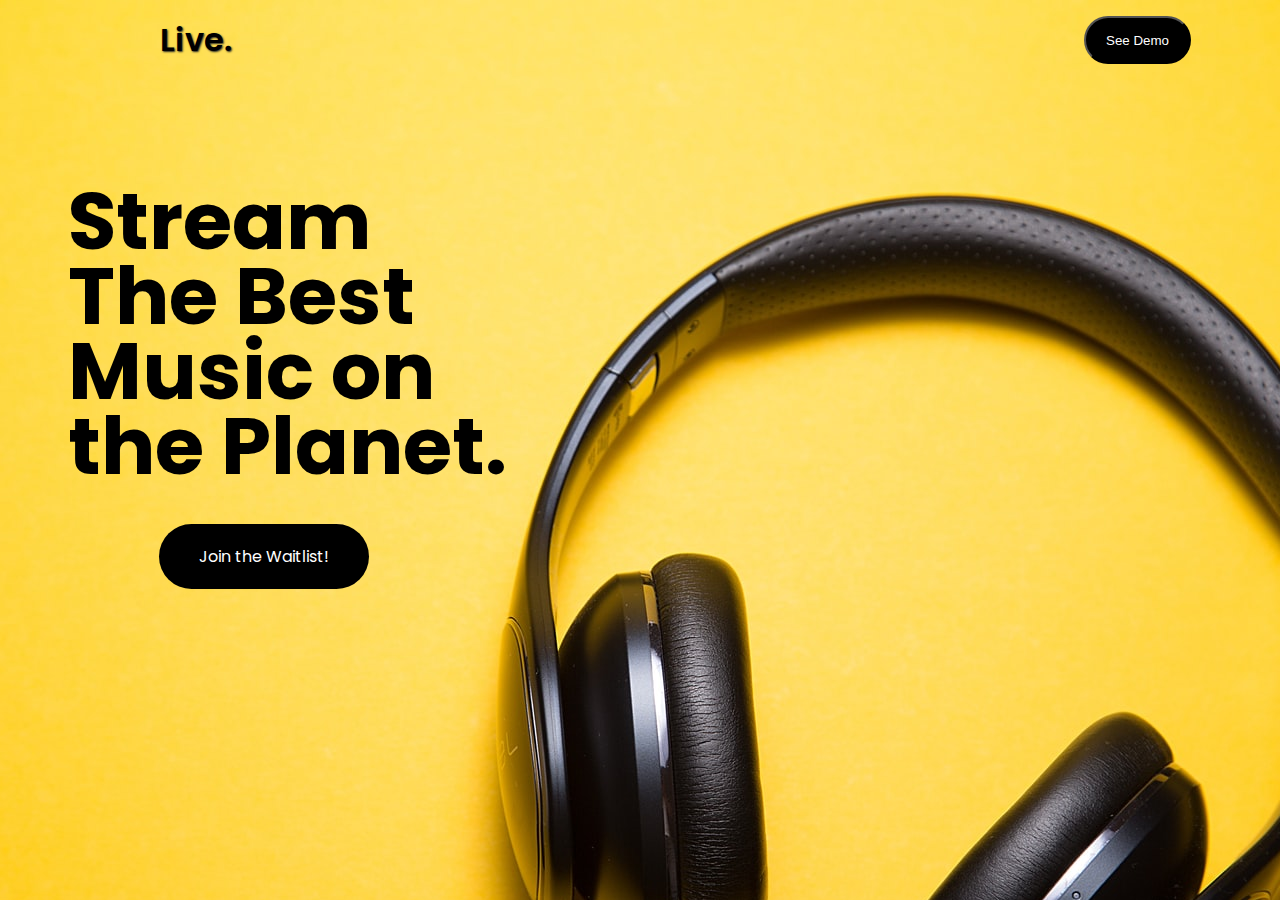
<file: index.html>
<!DOCTYPE html>
<html lang="en">
<head>
    <meta charset="UTF-8">
    <meta http-equiv="X-UA-Compatible" content="IE=edge">
    <meta name="viewport" content="width=device-width, initial-scale=1.0">
    <title>Live.</title>
    <link href="https://cdn.jsdelivr.net/npm/bootstrap@5.0.2/dist/css/bootstrap.min.css" rel="stylesheet" integrity="sha384-EVSTQN3/azprG1Anm3QDgpJLIm9Nao0Yz1ztcQTwFspd3yD65VohhpuuCOmLASjC" crossorigin="anonymous">
    <script src="https://cdn.jsdelivr.net/npm/bootstrap@5.0.2/dist/js/bootstrap.bundle.min.js" integrity="sha384-MrcW6ZMFYlzcLA8Nl+NtUVF0sA7MsXsP1UyJoMp4YLEuNSfAP+JcXn/tWtIaxVXM" crossorigin="anonymous"></script>

    <link rel="stylesheet" href="style.css">
</head>
<body>

    <nav class="navbar  navbar-light">
        <div class="container-fluid">
          <a class="navbar-brand" href="#">Live.</a>
          <button class="btn-default">See Demo</button>
          </div>
      </nav>


    <section class="main">
        <div class="container-main">
            <h1>Stream The Best Music on the Planet.</h1>
            <a href="form.html">Join the Waitlist!</a>
        </div>
    </section>

</body>
</html>
</file>
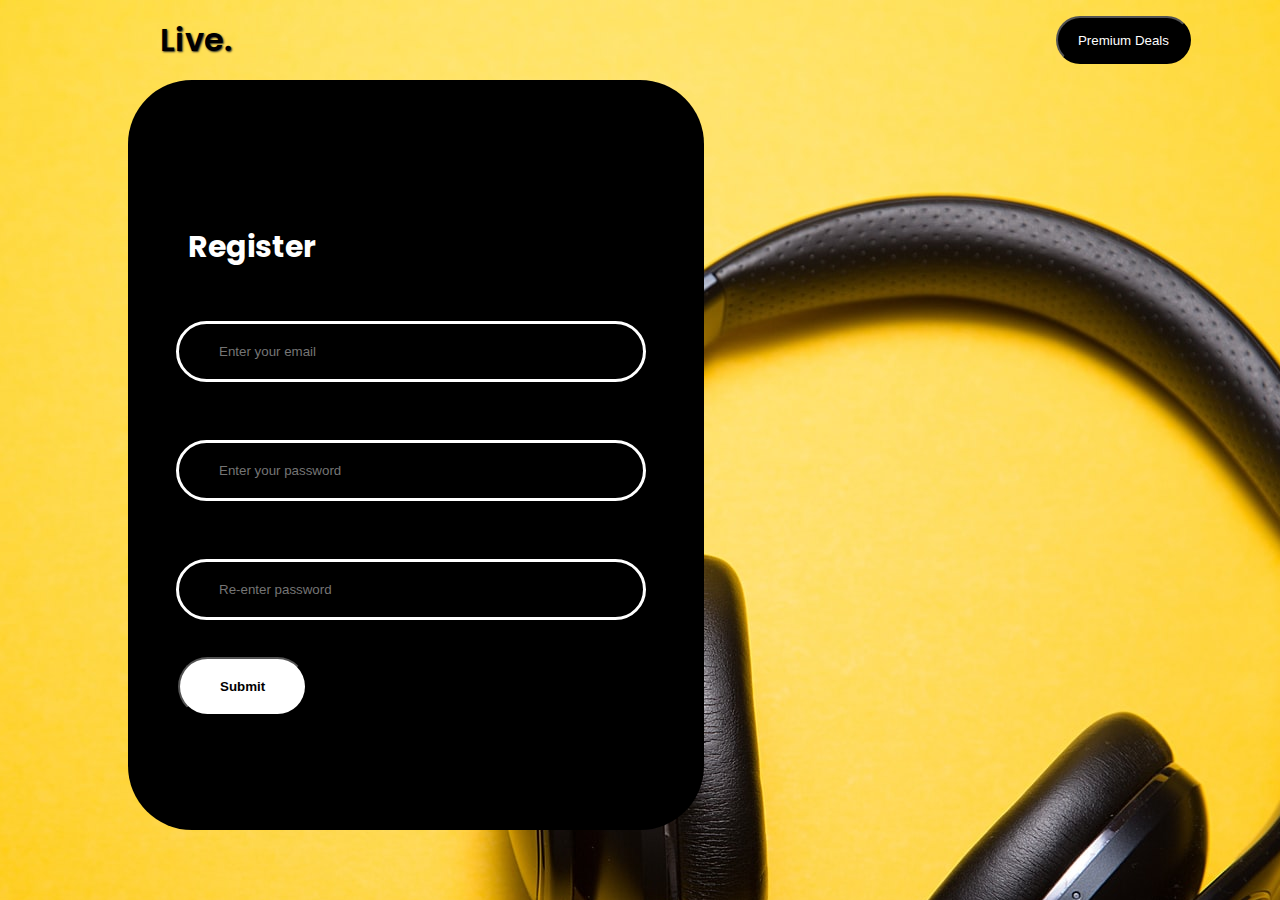
<file: form.html>
<!DOCTYPE html>
<html lang="en">
<head>
    <meta charset="UTF-8">
    <meta http-equiv="X-UA-Compatible" content="IE=edge">
    <meta name="viewport" content="width=device-width, initial-scale=1.0">
    <title>Live. | Membership</title>
    <link href="https://cdn.jsdelivr.net/npm/bootstrap@5.0.2/dist/css/bootstrap.min.css" rel="stylesheet" integrity="sha384-EVSTQN3/azprG1Anm3QDgpJLIm9Nao0Yz1ztcQTwFspd3yD65VohhpuuCOmLASjC" crossorigin="anonymous">
    <script src="https://cdn.jsdelivr.net/npm/bootstrap@5.0.2/dist/js/bootstrap.bundle.min.js" integrity="sha384-MrcW6ZMFYlzcLA8Nl+NtUVF0sA7MsXsP1UyJoMp4YLEuNSfAP+JcXn/tWtIaxVXM" crossorigin="anonymous"></script>

    <link rel="stylesheet" href="style.css">
</head>
<body>
    
    <nav class="navbar  navbar-light">
        <div class="container-fluid">
          <a class="navbar-brand" href="index.html">Live.</a>
          <button class="btn-default">Premium Deals</button>
          </div>
      </nav>

      <section class="form">
          <div class="container-form">
              <div class="form-1">
                <h1>Register</h1>
                <form action=" ">
                    <input class="input-1" type="email" name="email" placeholder="Enter your email" required>
                </form>
                <form action="">
                    <input class="input-1" type="password" name="password" placeholder="Enter your password" required>
                </form>
                <form action="">
                    <input class="input-1" type="password" name="password" placeholder="Re-enter password" required>
                </form>
                <button class="btn-submit">Submit</button>
              </div>
          </div>
      </section>

</body>
</html>
</file>
<file: style.css>
@import url('https://fonts.googleapis.com/css2?family=Poppins:wght@400;700;800&display=swap');

body {
    box-sizing: border-box;
    margin: 0;
    padding: 0;
    width: 100%;
    font-family: 'Poppins';
    background-image: url(images/c-d-x-PDX_a_82obo-unsplash.jpg);
    background-position:top;
    background: size 80%;
    background-repeat: no-repeat;
    opacity: 120%;
}

.container-fluid {
    margin: 1em 4em;
    display: flex;
    flex-direction: row;
    justify-content: space-between;
}

.container-fluid a {
    text-decoration: none;
    color: black;
    font-weight: 600;
    font-size: 2em;
    text-shadow: 1px 1px 2px rgb(35, 37, 39)
}

.btn-default {
    background: black;
    color: white;
    border-radius: 3em;
    padding: 10px 20px;
    margin-right: 25px;
}

.container-main {
    display: flex;
    margin-top: 5em;
    flex-direction: column;
    align-items: center;
}

.container-main h1 {
    font-size: 80px;
    font-weight: 700;
    color: black;
    line-height: 75px;
    text-align: center;
    align-self: center;
    width: 80%;
    margin: 40px auto;
    
}

.container-main a {
    background: black;
    color: white;
    border-radius: 3em;
    padding: 20px 40px;
    text-decoration: none;
    text-align: center;
    width: fit-content;
    margin-bottom: 4em;
    transition-duration: 0.2s;
    transition-property: all;
}

.container-main a:hover {
    padding: 20px 35px;
}

.container-form {
    display: flex;
    margin: 20px auto;
    padding: auto;
    border-radius: 4em;
    justify-content: center;
    background: black;
    height: 750px;
    width: 400px;
}

form {
    margin: 1em;
    justify-content: space-around;
    padding: 1em 2em;
    border: none;
    border-radius: 3em;
    outline: none;
}

.input-1 {
    outline: none;
    background: black;
    border: 3px solid white;
    color: white;
    border-radius: 3em;
    margin: 0.3em;
    padding: 20px 40px;
    text-align: left;
}

.btn-submit {
    display: flex;
    margin: 40px auto;
    color: black;
    background: white;
    border-radius: 3em;
    padding: 20px 40px;
    font-weight: 700;
    
}

.form-1 h1 {
    color: white;
    font-size: 30px;
    font-weight: 700;
    margin: 1em 2em;
}

@media only screen and (min-width: 768px){
    
    .container-fluid {
        width: 90%;
    }

    .container-fluid a {
        margin-left: 3em;
    }

    .container-main {
        align-items: left;
        width: 45%;
        padding: 0;
    }

    .container-main h1 {
        text-align: left;
        width: 5.5em;
    }

    .container-main a {
        text-align: left;
        margin-right: 3em;
    }

    .container-form {
        display: flex;
        flex-direction: column;
        width: 45%;
        margin: 0 8em;
        
    }

    .input-1 {
        display: flex;
        margin: 5px 0;
        width: 80%;
        text-align: left;
    }

    .btn-submit {
        margin: 0 50px;
    }
}
</file>
